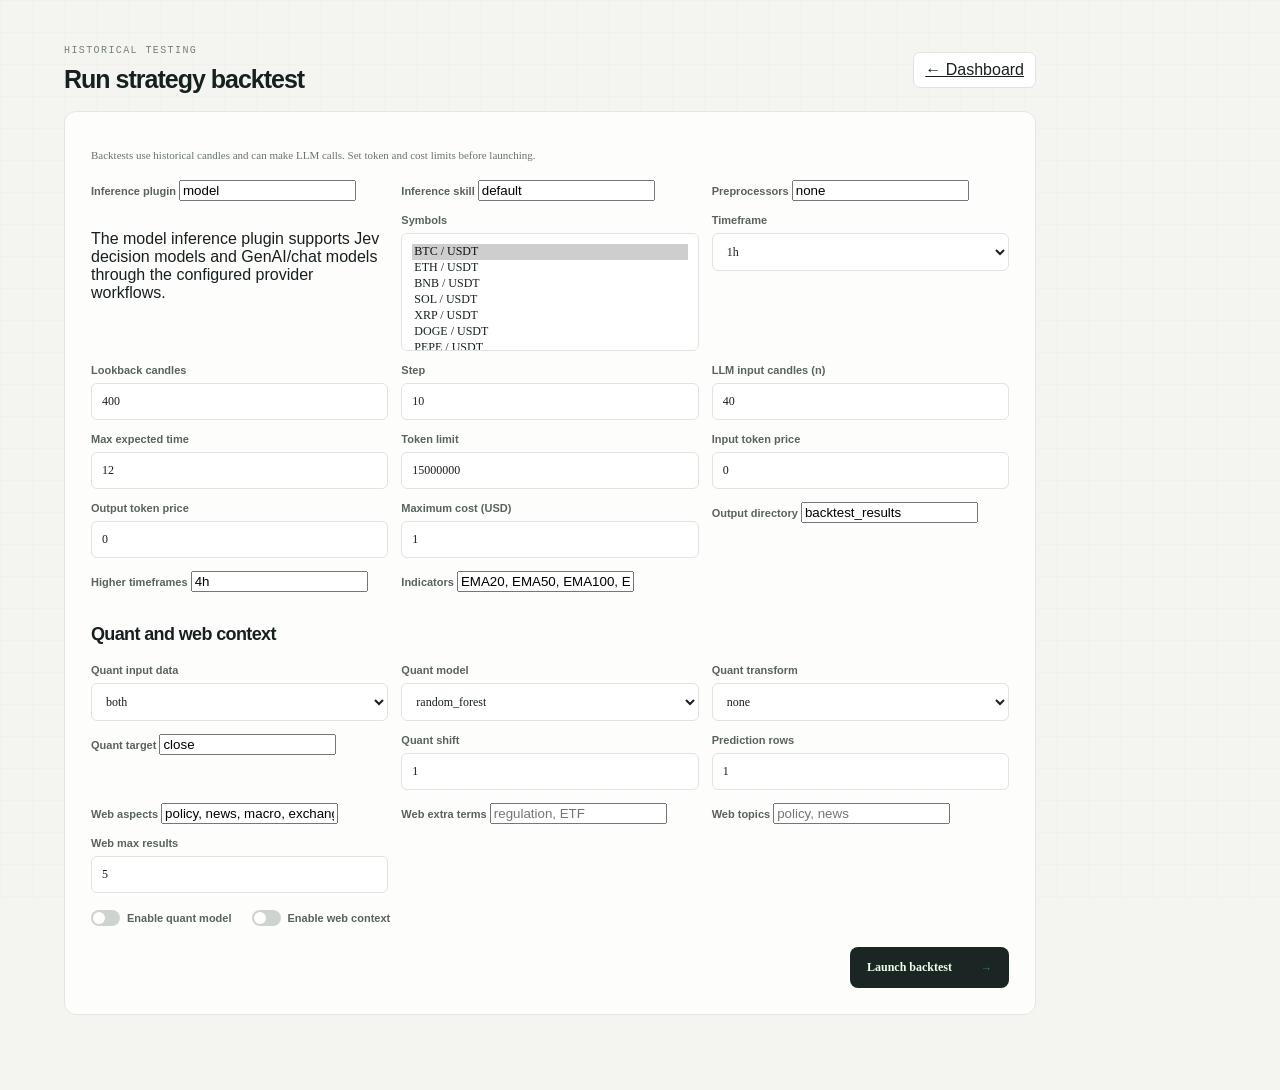
<file: dashboard/backtest.html>
<!doctype html><html lang="en"><head><meta charset="utf-8"><meta name="viewport" content="width=device-width,initial-scale=1"><title>Backtest — Signal OS</title><link rel="stylesheet" href="style.css"></head><body data-mode="backtest"><main style="margin:0;max-width:1100px;padding-top:45px"><header><div><p class="eyebrow">HISTORICAL TESTING</p><h1>Run strategy backtest</h1></div><a class="quiet" href="/">← Dashboard</a></header><section class="panel"><p class="subtle">Backtests use historical candles and can make LLM calls. Set token and cost limits before launching.</p><form><div class="form-grid"><label>Symbols <select id="symbolChoices" multiple size="6"><option value="BTCUSDT" selected>BTC / USDT</option><option value="ETHUSDT">ETH / USDT</option><option value="BNBUSDT">BNB / USDT</option><option value="SOLUSDT">SOL / USDT</option><option value="XRPUSDT">XRP / USDT</option><option value="DOGEUSDT">DOGE / USDT</option><option value="PEPEUSDT">PEPE / USDT</option><option value="ZECUSDT">ZEC / USDT</option><option value="ETHFIUSDT">ETHFI / USDT</option><option value="ASTRUSDT">ASTR / USDT</option></select></label><label>Timeframe <select data-option="interval"><option>1m</option><option>5m</option><option>15m</option><option>30m</option><option selected>1h</option><option>2h</option><option>4h</option><option>6h</option><option>12h</option><option>1d</option></select></label><label>Lookback candles <input data-option="lookback" type="number" min="100" value="400"></label><label>Step <input data-option="step" type="number" min="1" value="10"></label><label>LLM input candles (n) <input data-option="n" type="number" min="1" value="40"></label><label>Max expected time <input data-option="max_expected_time" type="number" min="1" value="12"></label><label>Token limit <input data-option="token_limit" type="number" min="0" value="15000000"></label><label>Input token price <input data-option="input_token_price" type="number" min="0" step=".000001" value="0"></label><label>Output token price <input data-option="output_token_price" type="number" min="0" step=".000001" value="0"></label><label>Maximum cost (USD) <input data-option="max_cost" type="number" min="0" step=".01" value="1"></label><label>Output directory <input data-option="output_dir" value="backtest_results"></label><label>Higher timeframes <input data-option="higher_timeframes" value="4h"></label><label>Indicators <input data-option="indicators" value="EMA20, EMA50, EMA100, EMA200, sma20, sma50, rsi, macd_line, macd_signal, macd_hist, stoch_k, stoch_d, atr, bb_upper, bb_middle, bb_lower, vwap"></label></div><h3 style="margin-top:32px">Quant and web context</h3><div class="form-grid"><label>Quant input data <select data-option="quant_input_data"><option>both</option><option>ohlcv</option><option>indicators</option></select></label><label>Quant model <select data-option="quant_model"><option>random_forest</option><option>extra_trees</option><option>gradient_boosting</option><option>hist_gradient_boosting</option><option>k_neighbors</option><option>ridge</option><option>svr</option><option>sgd</option><option>passive_aggressive</option></select></label><label>Quant transform <select data-option="quant_transform"><option>none</option><option>bins</option><option>average</option><option>log</option></select></label><label>Quant target <input data-option="quant_output_target" value="close"></label><label>Quant shift <input data-option="quant_shift" type="number" min="1" value="1"></label><label>Prediction rows <input data-option="quant_predict_rows" type="number" min="1" value="1"></label><label>Web aspects <input data-option="web_search_aspects" value="policy, news, macro, exchange"></label><label>Web extra terms <input data-option="web_search_extra_terms" placeholder="regulation, ETF"></label><label>Web topics <input data-option="web_search_topics" placeholder="policy, news"></label><label>Web max results <input data-option="web_search_max_results" type="number" min="1" value="5"></label></div><div class="toggles"><label class="toggle"><input data-option="quant_enabled" type="checkbox"><span></span> Enable quant model</label><label class="toggle"><input data-option="web_search_enabled" type="checkbox"><span></span> Enable web context</label></div><div class="run-action"><span id="formMessage"></span><button class="primary">Launch backtest <span>→</span></button></div></form></section></main><script src="run-page.js"></script></body></html>
</file>
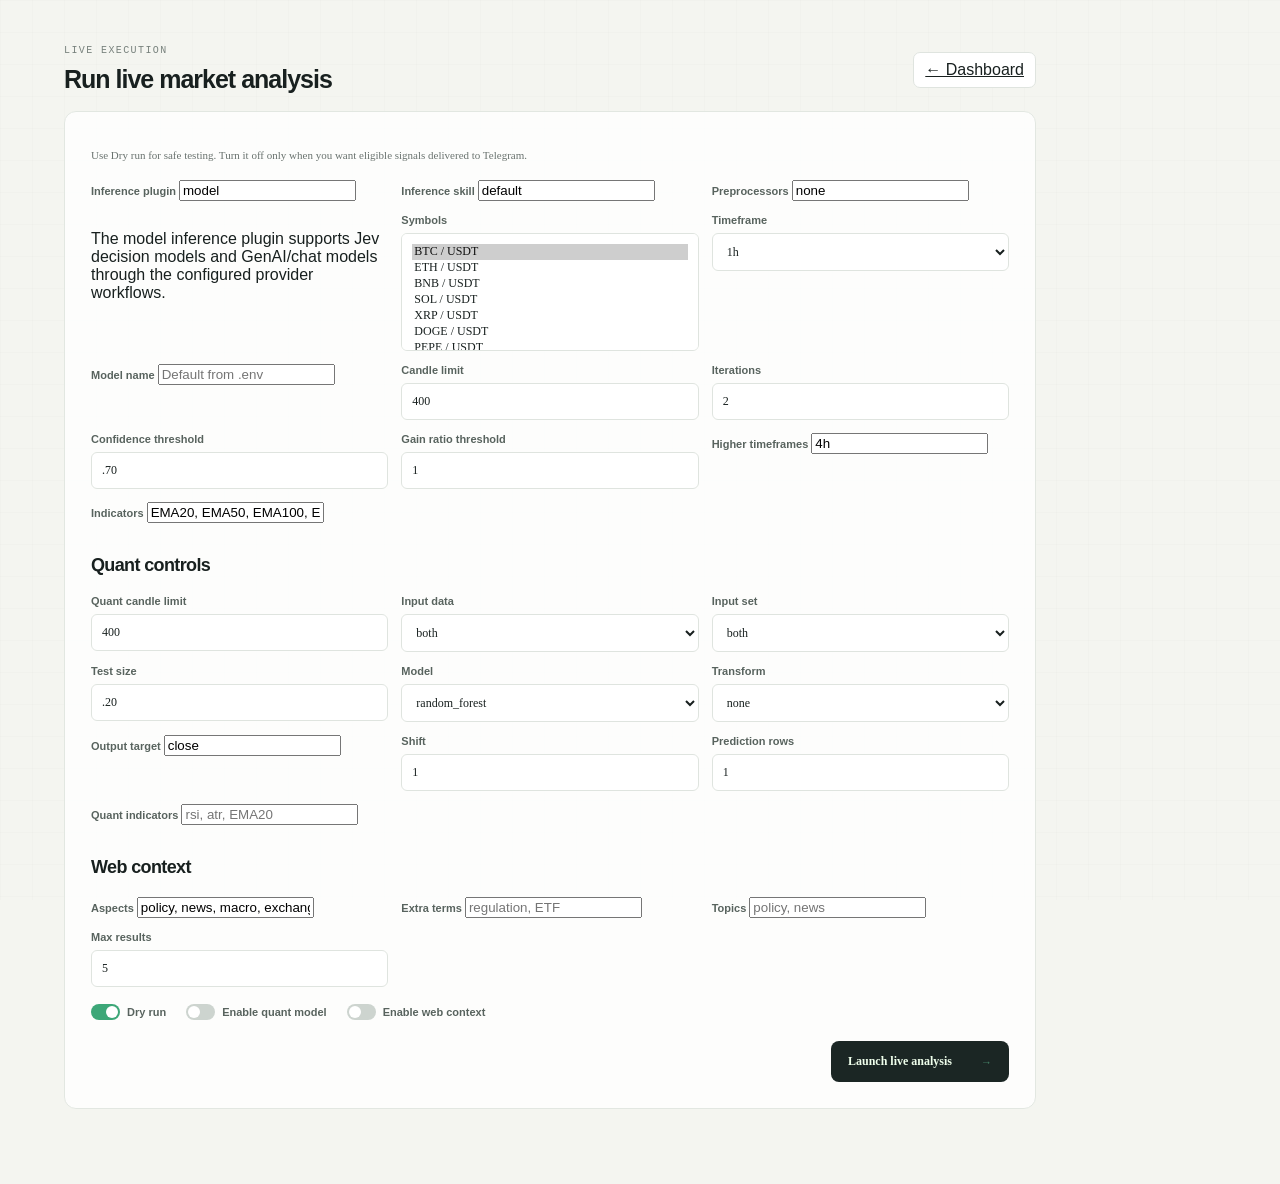
<file: dashboard/live.html>
<!doctype html><html lang="en"><head><meta charset="utf-8"><meta name="viewport" content="width=device-width,initial-scale=1"><title>Live Analysis — Signal OS</title><link rel="stylesheet" href="style.css"></head><body data-mode="live"><main style="margin:0;max-width:1100px;padding-top:45px"><header><div><p class="eyebrow">LIVE EXECUTION</p><h1>Run live market analysis</h1></div><a class="quiet" href="/">← Dashboard</a></header><section class="panel"><p class="subtle">Use Dry run for safe testing. Turn it off only when you want eligible signals delivered to Telegram.</p><form><div class="form-grid"><label>Symbols <select id="symbolChoices" multiple size="6"><option value="BTCUSDT" selected>BTC / USDT</option><option value="ETHUSDT">ETH / USDT</option><option value="BNBUSDT">BNB / USDT</option><option value="SOLUSDT">SOL / USDT</option><option value="XRPUSDT">XRP / USDT</option><option value="DOGEUSDT">DOGE / USDT</option><option value="PEPEUSDT">PEPE / USDT</option><option value="ZECUSDT">ZEC / USDT</option><option value="ETHFIUSDT">ETHFI / USDT</option><option value="FUNUSDT">FUN / USDT</option><option value="ASTRUSDT">ASTR / USDT</option></select></label><label>Timeframe <select data-option="interval"><option>1m</option><option>5m</option><option>15m</option><option>30m</option><option selected>1h</option><option>2h</option><option>4h</option><option>6h</option><option>12h</option><option>1d</option></select></label><label>Model name <input data-option="model_name" placeholder="Default from .env"></label><label>Candle limit <input data-option="limit" type="number" min="1" value="400"></label><label>Iterations <input data-option="iterations" type="number" min="1" value="2"></label><label>Confidence threshold <input data-option="confidence" type="number" min="0" max="1" step=".01" value=".70"></label><label>Gain ratio threshold <input data-option="gain_ratio" type="number" min="0" step=".1" value="1"></label><label>Higher timeframes <input data-option="higher_timeframes" value="4h" placeholder="4h, 1d"></label><label>Indicators <input data-option="indicators" value="EMA20, EMA50, EMA100, EMA200, sma20, sma50, rsi, macd_line, macd_signal, macd_hist, stoch_k, stoch_d, atr, bb_upper, bb_middle, bb_lower, vwap"></label></div><h3 style="margin-top:32px">Quant controls</h3><div class="form-grid"><label>Quant candle limit <input data-option="quant_limit" type="number" min="1" value="400"></label><label>Input data <select data-option="quant_input_data"><option>both</option><option>ohlcv</option><option>indicators</option></select></label><label>Input set <select data-option="quant_input_set"><option>both</option><option>ohlcv</option><option>indicators</option></select></label><label>Test size <input data-option="quant_test_size" type="number" min=".01" max=".99" step=".01" value=".20"></label><label>Model <select data-option="quant_model"><option>random_forest</option><option>extra_trees</option><option>gradient_boosting</option><option>hist_gradient_boosting</option><option>k_neighbors</option><option>ridge</option><option>svr</option><option>sgd</option><option>passive_aggressive</option></select></label><label>Transform <select data-option="quant_transform"><option>none</option><option>bins</option><option>average</option><option>log</option></select></label><label>Output target <input data-option="quant_output_target" value="close"></label><label>Shift <input data-option="quant_shift" type="number" min="1" value="1"></label><label>Prediction rows <input data-option="quant_predict_rows" type="number" min="1" value="1"></label><label>Quant indicators <input data-option="quant_indicators" placeholder="rsi, atr, EMA20"></label></div><h3 style="margin-top:32px">Web context</h3><div class="form-grid"><label>Aspects <input data-option="web_search_aspects" value="policy, news, macro, exchange"></label><label>Extra terms <input data-option="web_search_extra_terms" placeholder="regulation, ETF"></label><label>Topics <input data-option="web_search_topics" placeholder="policy, news"></label><label>Max results <input data-option="web_search_max_results" type="number" min="1" value="5"></label></div><div class="toggles"><label class="toggle"><input data-option="dry_run" type="checkbox" checked><span></span> Dry run</label><label class="toggle"><input data-option="quant_enabled" type="checkbox"><span></span> Enable quant model</label><label class="toggle"><input data-option="web_search_enabled" type="checkbox"><span></span> Enable web context</label></div><div class="run-action"><span id="formMessage"></span><button class="primary">Launch live analysis <span>→</span></button></div></form></section></main><script src="run-page.js"></script></body></html>
</file>
<file: dashboard/style.css>
.model-picker{position:relative}.model-picker-toggle{position:relative;width:100%;min-height:40px;padding:9px 34px 9px 11px;text-align:left;background:var(--card);border:1px solid var(--line);border-radius:6px;color:var(--ink);cursor:pointer;white-space:nowrap;overflow:hidden;text-overflow:ellipsis;transition:border-color .15s,box-shadow .15s}.model-picker-toggle:after{content:'▾';position:absolute;right:12px;top:50%;color:var(--muted);font-size:14px;transform:translateY(-55%);transition:transform .15s}.model-picker-toggle:hover,.model-picker.is-open .model-picker-toggle{border-color:#40a977;box-shadow:0 0 0 3px #40a97718}.model-picker.is-open .model-picker-toggle:after{transform:translateY(-45%) rotate(180deg)}.model-picker-menu{display:none;position:absolute;z-index:5;top:calc(100% + 6px);left:0;right:0;max-height:245px;overflow-y:auto;padding:5px;background:var(--card);border:1px solid var(--line);border-radius:6px;box-shadow:0 12px 28px #18201f26}.model-picker.is-open .model-picker-menu{display:grid;gap:2px}.model-picker-menu label{display:flex;align-items:center;gap:9px;min-height:34px;padding:7px 8px;border:0;border-radius:4px;font-size:11px;cursor:pointer;transition:background .15s,color .15s}.model-picker-menu label:hover{background:#e6f5e9;color:#1c392b}.model-picker-menu input{width:15px;height:15px;margin:0;accent-color:#2d8c5e}.model-picker-menu input:focus-visible{outline:2px solid #40a977;outline-offset:2px}.model-picker>input[type=hidden]{display:none}
:root{--ink:#18201f;--muted:#69726e;--line:#dfe4df;--paper:#f4f5f0;--card:#fffefa;--mint:#cbf4d4;--lime:#b7ef57;--dark:#1b2624}*{box-sizing:border-box}html{scroll-behavior:smooth}body{margin:0;background:var(--paper);color:var(--ink);font-family:Manrope,Arial,sans-serif;min-height:100vh}body:before{content:"";position:fixed;inset:0;pointer-events:none;opacity:.38;background-image:linear-gradient(#18201f08 1px,transparent 1px),linear-gradient(90deg,#18201f08 1px,transparent 1px);background-size:32px 32px}.glow{position:fixed;border-radius:50%;filter:blur(80px);pointer-events:none;opacity:.23}.glow-one{width:420px;height:420px;background:#75e7c0;right:-120px;top:70px}.glow-two{width:300px;height:300px;background:#d3ef65;left:20%;bottom:-130px}aside{position:fixed;width:246px;inset:0 auto 0 0;border-right:1px solid var(--line);padding:34px 25px;background:#f7f8f3dd;backdrop-filter:blur(15px);z-index:2}.brand{font-size:18px;font-weight:800;letter-spacing:.12em;text-decoration:none;color:var(--ink)}.brand span{color:#40a977;font-size:25px;vertical-align:-2px}.brand i{font-weight:400;font-style:normal;color:#46a175}.eyebrow{font:500 10px 'DM Mono',monospace;letter-spacing:.14em;color:#77817c;margin:0 0 9px}aside .eyebrow{margin-top:52px}nav{display:grid;gap:7px}nav a{padding:12px;border-radius:8px;color:#69726e;text-decoration:none;font-size:13px;font-weight:700;display:flex;gap:12px;align-items:center}nav a.active,nav a:hover{background:#e6f5e9;color:#1c392b}.side-status{position:absolute;bottom:32px;border-top:1px solid var(--line);left:25px;right:25px;padding-top:18px;display:flex;align-items:center;gap:10px}.side-status small{font:10px 'DM Mono';color:var(--muted)}.side-status strong{display:block;font-size:12px}.pulse,.live-dot{width:8px;height:8px;background:#54c77a;border-radius:50%;box-shadow:0 0 0 5px #54c77a22}.live-dot{display:block}main{margin-left:246px;padding:38px 5vw 75px;position:relative;max-width:1640px}header,.section-head,.header-right,.run-action{display:flex;align-items:center;justify-content:space-between}h1{font-size:25px;margin:0;letter-spacing:-.04em}h2{font-size:clamp(40px,5vw,75px);line-height:.98;letter-spacing:-.07em;margin:11px 0 22px}h2 em{font-weight:400;color:#458568}h3{margin:0;font-size:18px;letter-spacing:-.035em}.header-right{gap:14px}.sync{font:11px 'DM Mono';color:var(--muted)}.avatar{font-size:11px;font-weight:800;background:var(--dark);color:#e4f8e6;padding:10px 8px;border-radius:50%}.icon-button,.quiet{border:1px solid var(--line);background:#fff;border-radius:7px;padding:8px 11px;cursor:pointer;color:var(--ink)}.hero{position:relative;overflow:hidden;margin-top:39px;min-height:345px;padding:48px 54px;border-radius:17px;background:linear-gradient(120deg,#d5f4d9,#bfe9bc 58%,#e2f7b8);display:flex;justify-content:space-between}.hero>div:first-child{max-width:570px;position:relative;z-index:1}.hero p:not(.eyebrow){max-width:420px;color:#4e6156;font-size:13px;line-height:1.75}.primary{border:0;background:var(--dark);color:#efffec;border-radius:8px;padding:13px 17px;display:inline-flex;gap:29px;align-items:center;text-decoration:none;font:700 12px Manrope;cursor:pointer}.primary span{font-size:18px;line-height:10px}.hero-orbit{position:absolute;right:9%;top:-25px;width:350px;height:350px}.orbit{height:100%;width:100%;border:1px solid #499c6f55;border-radius:50%;display:grid;place-items:center;box-shadow:inset 0 0 0 35px #ffffff12,inset 0 0 0 90px #fff3}.orbital-label{text-align:center}.orbital-label small{font:10px 'DM Mono';color:#4d705e;display:block}.orbital-label b{font-size:54px;letter-spacing:-.08em}.hero-chip{position:absolute;background:#ffffffc9;border:1px solid #fff;border-radius:7px;padding:9px 12px;box-shadow:0 10px 25px #56845b22;font-size:11px;font-weight:700;display:flex;gap:7px}.chip-top{right:-7px;top:85px}.chip-bottom{left:-23px;bottom:65px}.stats{display:grid;grid-template-columns:repeat(4,1fr);gap:15px;margin:17px 0}.stats article,.panel{background:#ffffffcc;border:1px solid #e2e7e1;border-radius:12px}.stats article{padding:21px}.stats p{margin:0 0 9px;color:var(--muted);font-size:11px;font-weight:700}.stats strong{display:block;font-size:25px;letter-spacing:-.06em;margin-bottom:6px}.stats span,.subtle{font:11px 'DM Mono';color:var(--muted)}.panel{padding:26px;margin-top:17px}.market-grid{display:grid;grid-template-columns:repeat(auto-fit,minmax(190px,1fr));gap:11px;margin-top:19px}.market{background:#f5f7f2;border:1px solid #e4e9e3;border-radius:9px;padding:15px}.market-top{display:flex;justify-content:space-between;font:11px 'DM Mono';color:var(--muted)}.market strong{display:block;font-size:23px;letter-spacing:-.06em;margin:14px 0 3px}.positive{color:#259863}.negative{color:#ca5f4c}.market small{font:10px 'DM Mono';color:var(--muted)}.empty,.performance-empty{padding:28px 5px;color:var(--muted);font-size:12px}.split{display:grid;grid-template-columns:1.1fr .9fr;gap:17px}.split .panel{min-height:245px}.tag{font:10px 'DM Mono';background:#e5f7e4;color:#317153;padding:6px 8px;border-radius:4px}.performance-grid{display:grid;grid-template-columns:repeat(3,1fr);gap:14px;margin-top:28px}.performance-grid div{border-left:2px solid #b5e7b9;padding-left:11px}.performance-grid b{display:block;font-size:21px;letter-spacing:-.05em}.performance-grid small{font-size:10px;color:var(--muted)}.terminal{background:#182321;color:#d8f4dc;border-color:#182321}.terminal h3{color:#fff}.terminal .eyebrow{color:#85a795}.terminal pre{font:11px/1.7 'DM Mono';height:153px;overflow:auto;white-space:pre-wrap;color:#b8d9be;margin:20px 0 0}.run-panel{display:grid;grid-template-columns:.8fr 1.2fr;gap:45px}.run-panel>div{padding-top:7px}.choices{display:flex;flex-wrap:wrap;gap:7px;margin-top:8px}.choices label{width:auto;border:1px solid var(--line);padding:7px 9px;border-radius:5px;font-size:11px;cursor:pointer}.choices input{accent-color:#2d8c5e}.form-grid{display:grid;grid-template-columns:repeat(3,1fr);gap:13px;margin-top:19px}form label{font-size:11px;font-weight:700;color:#58635e}select,input[type=number]{margin-top:7px;width:100%;font:12px Manrope;border:1px solid var(--line);border-radius:6px;padding:10px;background:#fff;color:var(--ink)}.toggles{display:flex;gap:20px;margin-top:17px}.toggle{display:flex;align-items:center;gap:7px;cursor:pointer}.toggle input{display:none}.toggle span{width:29px;height:16px;border-radius:10px;background:#cdd4cf;position:relative}.toggle span:after{content:"";position:absolute;width:12px;height:12px;top:2px;left:2px;border-radius:50%;background:white;transition:.2s}.toggle input:checked+span{background:#3da778}.toggle input:checked+span:after{left:15px}.run-action{margin-top:21px;justify-content:flex-end;gap:18px}.run-action span{font:11px 'DM Mono';color:#468267}@media(max-width:900px){aside{position:relative;width:100%;height:auto;padding:20px;display:flex;align-items:center;gap:25px}.side-status,aside .eyebrow{display:none}nav{display:flex}main{margin:0;padding:25px}.hero-orbit{opacity:.35}.stats,.split,.run-panel{grid-template-columns:1fr 1fr}.run-panel>div{grid-column:span 2}}@media(max-width:600px){aside nav span{display:none}aside{justify-content:space-between}.stats,.split,.run-panel,.form-grid{grid-template-columns:1fr}.run-panel>div{grid-column:auto}.hero{padding:35px 26px}.hero-orbit{display:none}main{padding:20px}.toggles{flex-wrap:wrap}.header-right .sync{display:none}}
</file>
